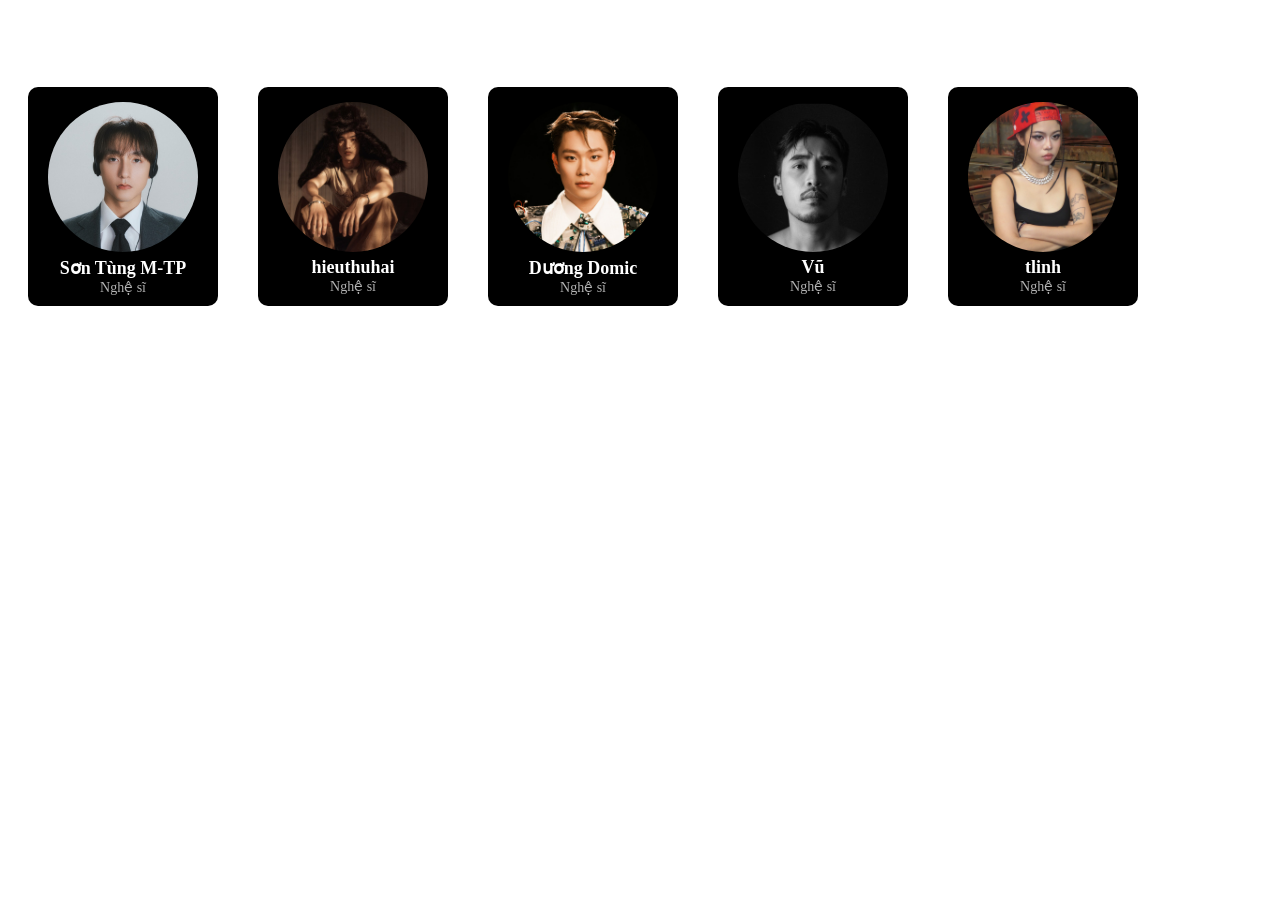
<file: kiemtra/iframe.html>
<!DOCTYPE html>
<html lang="en">
<head>
    <meta charset="UTF-8">
    <meta name="viewport" content="width=device-width, initial-scale=1.0">
    <title>Spotify</title>
    <link rel="stylesheet" href="https://cdnjs.cloudflare.com/ajax/libs/font-awesome/6.7.1/css/all.min.css">
    <link rel="stylesheet" href="iframe.css">
</head>
<body>
        <header>
            <h2>Popular Artists</h2>
        </header>

      <div class="popularArtists">
        <div class="artist-card">
            <div class="artist-image">
              <img src="anh/channels4_profile.jpg" alt="Sơn Tùng M-TP">
            </div>
            <div class="artist-info">
              <div class="artist-name">Sơn Tùng M-TP</div>
              <div class="artist-type">Nghệ sĩ</div>
            </div>
          </div>

          <div class="artist-card">
            <div class="artist-image">
              <img src="anh/hieuthuhai.jpeg" alt="hieuthuhai">
            </div>
            <div class="artist-info">
              <div class="artist-name">hieuthuhai</div>   
              <div class="artist-type">Nghệ sĩ</div>
            </div>
          </div>

          <div class="artist-card">
            <div class="artist-image">
              <img src="anh/đuôngmic.jpeg" alt="Dương Domic">
            </div>
            <div class="artist-info">
              <div class="artist-name">Dương Domic</div>
              <div class="artist-type">Nghệ sĩ</div>
            </div>
          </div>

          <div class="artist-card">
            <div class="artist-image">
              <img src="anh/vũ.jpeg" alt="vũ">
            </div>
            <div class="artist-info">
              <div class="artist-name">Vũ</div>
              <div class="artist-type">Nghệ sĩ</div>
            </div>
          </div>

          <div class="artist-card">
            <div class="artist-image">
              <img src="anh/tlinh.jpeg" alt="tlinh">
            </div>
            <div class="artist-info">
              <div class="artist-name">tlinh</div>
              <div class="artist-type">Nghệ sĩ</div>
            </div>
          </div>
        </div>

</body>
</html>
</file>
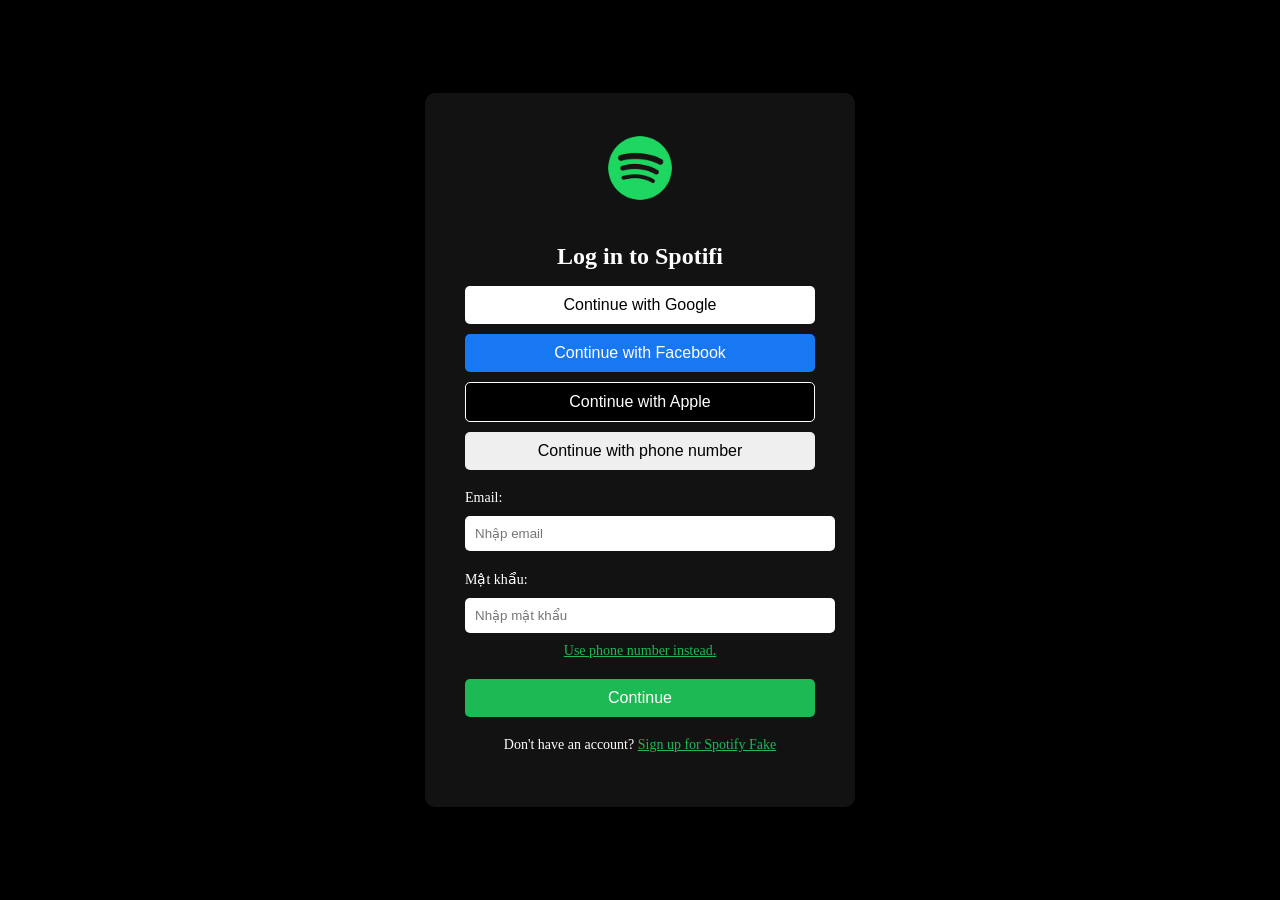
<file: kiemtra/login.html>
<!DOCTYPE html>
<html lang="en">
<head>
    <meta charset="UTF-8">
    <meta name="viewport" content="width=device-width, initial-scale=1.0">
    <title>Spotifi</title>
    <link rel="stylesheet" href="styles.css">
</head>
<body>

<div class="container">
    <div id="register-form" style="display: none;">
        <img src="anh/spotify-ung-dung-nghe-nhac-am-thanh-chat-luong-cao-logo-19-05-2020.png" alt="#">
        <h1>Sign up to start listening</h1>
        <form id="register">
            <label for="register-email">Email:</label>
            <input type="email" id="register-email" placeholder="Nhập email" required><br>
            <label for="register-password">Mật khẩu:</label>
            <input type="password" id="register-password" placeholder="Nhập mật khẩu" required><br>
            <label for="confirm-password">Xác nhận mật khẩu:</label>
            <input type="password" id="confirm-password" placeholder="Nhập lại mật khẩu" required><br>
            <button type="submit" class="next-btn">Next</button>
        </form>

        <a href="#" class="phone-link">Use phone number instead.</a>

        <div class="or">or</div>
        <button class="social-btn google">Sign up with Google</button>
        <button class="social-btn facebook">Sign up with Facebook</button>
        <button class="social-btn apple">Sign up with Apple</button>
        <p class="login">Already have an account? <a href="#" id="show-login">Log in here.</a></p>
    </div>





    <div id="login-form" >
    <form id="login">
      <img src="anh/spotify-ung-dung-nghe-nhac-am-thanh-chat-luong-cao-logo-19-05-2020.png" alt="#" class="logo">
      <h1>Log in to Spotifi</h1>
      <button class="social-btn google">Continue with Google</button>
      <button class="social-btn facebook">Continue with Facebook</button>
      <button class="social-btn apple">Continue with Apple</button>
      <button class="social-btn phoneNumber">Continue with phone number</button>


      <label for="login-email">Email:</label>
      <input type="email" id="login-email" placeholder="Nhập email" required><br>
      <label for="login-password">Mật khẩu:</label>
      <input type="password" id="login-password" placeholder="Nhập mật khẩu" required><br>

      <a href="#" class="phone-link">Use phone number instead.</a>
      <button type="submit"  class="next-btn">Continue</button>
      <p class="login">Don't have an account? <a id="show-register" href="#">Sign up for Spotify Fake</a></p>
      </form>
    </div>
</div>

  <script src="script.js"></script>
</body>
</html>
</file>
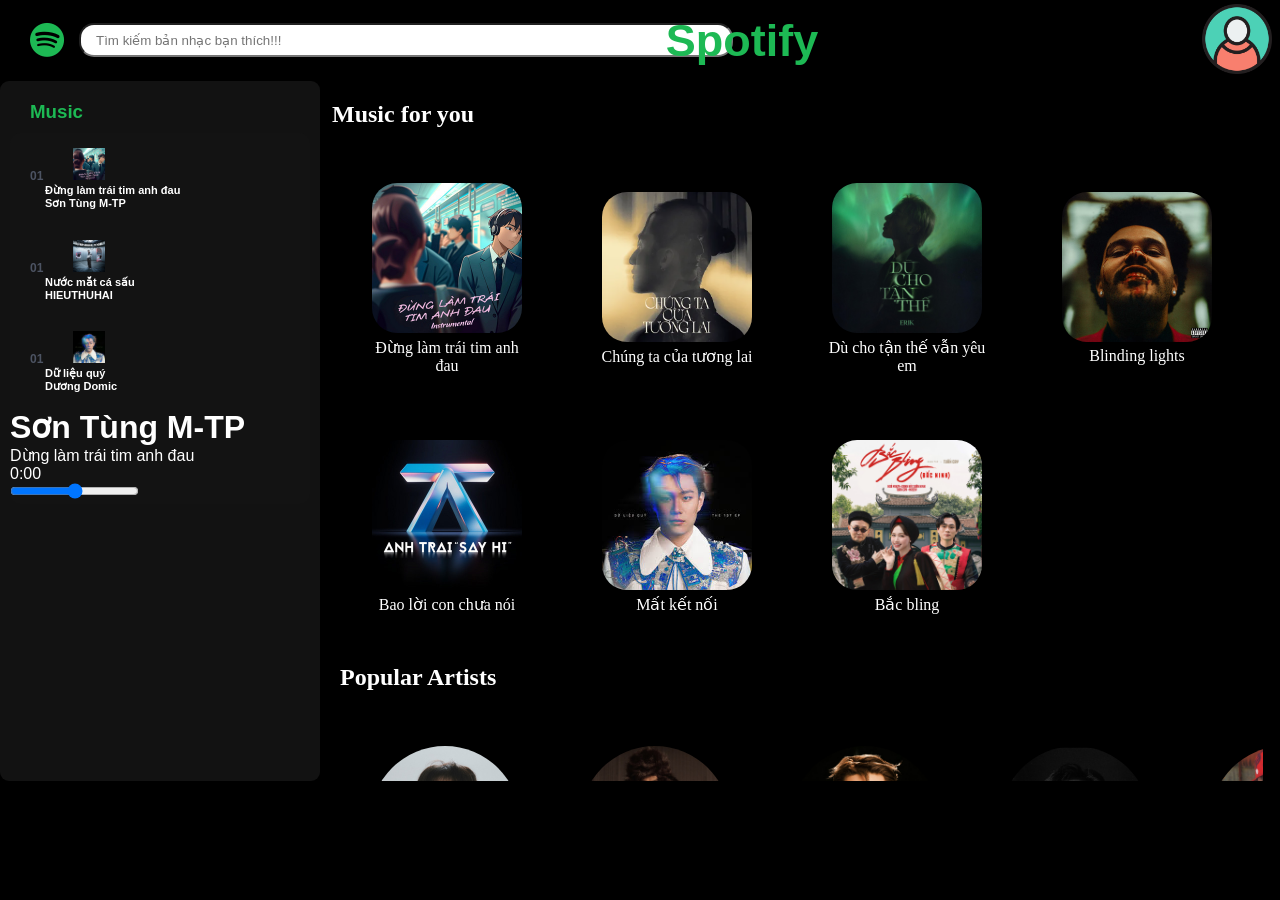
<file: kiemtra/main after login.html>
<!DOCTYPE html>
<html lang="en">
<head>
    <meta charset="UTF-8">
    <meta name="viewport" content="width=device-width, initial-scale=1.0">
    <title>Spotify</title>
    <link rel="stylesheet" href="mainStyle.css">
    <link rel="stylesheet" href="https://cdnjs.cloudflare.com/ajax/libs/font-awesome/6.7.2/css/all.min.css">
</head>
<body>

    <script src="https://cdn.botpress.cloud/webchat/v2.4/inject.js"></script>
<script src="https://files.bpcontent.cloud/2025/04/26/12/20250426123403-7UTRB92O.js"></script>
    
    
    
    <div class="main">
        <header>
            <div class="logo">
                <a href="#"><i class="fa-brands fa-spotify"></i></a>
                <div>
                    <input class="tim-kiem" type="text" id="search" placeholder="Tìm kiếm bản nhạc bạn thích!!!" required>
                </div>
            </div> 
            <div class="search">
                <h1>Spotify</h1>
            </div>
            <div class="log-in--sign-up">
                <img height="70px" width="70px" src="anh/264652.png" alt="#">
            </div>
        </header>
        <iframe src="Music.html" width="25%" height="700"></iframe>
        <iframe id="musicframe" src="someMusic.html" width="74%" height="700"></iframe>
    </div>
    <script src="./script.js"></script>
    <script>
        function search(){
            let tim_kiem =  document.getElementById("search").value.toLowerCase()
            let iframe = document.getElementById('musicframe')
            if (iframe && iframe.contentWindow && iframe.contentWindow.timKiemNhac){
                iframe.contentWindow.timKiemNhac(tim_kiem)

            }
        
        }


        document.getElementById("search").addEventListener("keydown", function(e){
            if(e.key === "Enter"){
                e.preventDefault()
                search()
            }
        })


    </script>
</body>
</html>
</file>
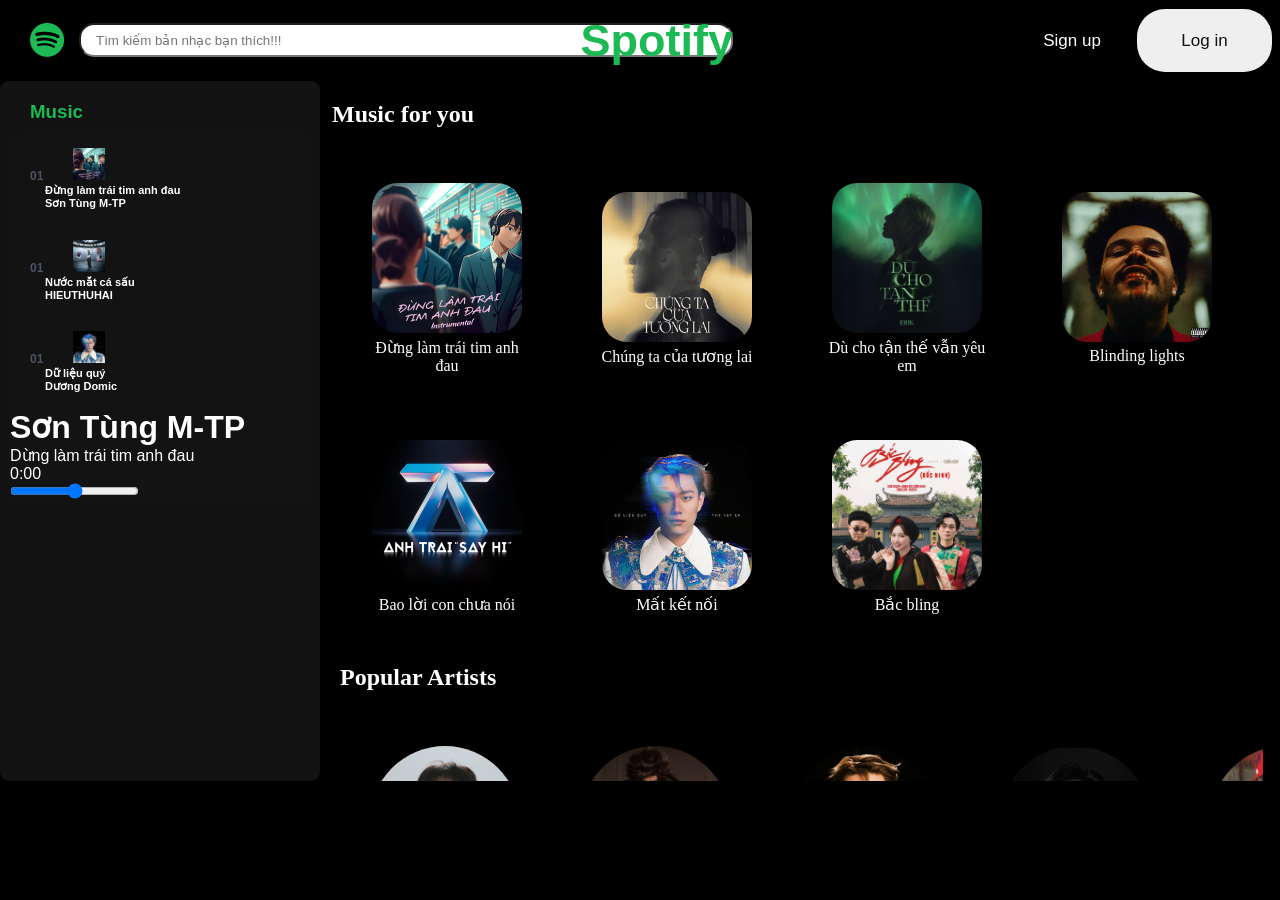
<file: kiemtra/main.html>
<!DOCTYPE html>
<html lang="en">
<head>
    <meta charset="UTF-8">
    <meta name="viewport" content="width=device-width, initial-scale=1.0">
    <title>Spotify</title>
    <link rel="stylesheet" href="mainStyle.css">
    <link rel="stylesheet" href="https://cdnjs.cloudflare.com/ajax/libs/font-awesome/6.7.2/css/all.min.css">
</head>
<body>

    <script src="https://cdn.botpress.cloud/webchat/v2.4/inject.js"></script>
<script src="https://files.bpcontent.cloud/2025/04/26/12/20250426123403-7UTRB92O.js"></script>
    
    
    
    <div class="main">
        <header>
            <div class="logo">
                <a href="#"><i class="fa-brands fa-spotify"></i></a>
                <div>
                    <input class="tim-kiem" type="text" id="search" placeholder="Tìm kiếm bản nhạc bạn thích!!!" required>
                </div>
            </div> 
            <div class="search">
                <h1>Spotify</h1>
            </div>
            <div class="log-in--sign-up">
                <button onclick="signup" class="sign-up"><a href="signup.html">Sign up</a></button>
                <button onclick="login" class="log-in"><a href="login.html">Log in</a></button>
            </div>
        </header>
        <iframe src="Music.html" width="25%" height="700"></iframe>
        <iframe id="musicframe" src="someMusic.html" width="74%" height="700"></iframe>
    </div>
    <script src="./script.js"></script>
    <script>
        function search(){
            let tim_kiem =  document.getElementById("search").value.toLowerCase()
            let iframe = document.getElementById('musicframe')
            if (iframe && iframe.contentWindow && iframe.contentWindow.timKiemNhac){
                iframe.contentWindow.timKiemNhac(tim_kiem)

            }
        
        }


        document.getElementById("search").addEventListener("keydown", function(e){
            if(e.key === "Enter"){
                e.preventDefault()
                search()
            }
        })


    </script>
</body>
</html>
</file>
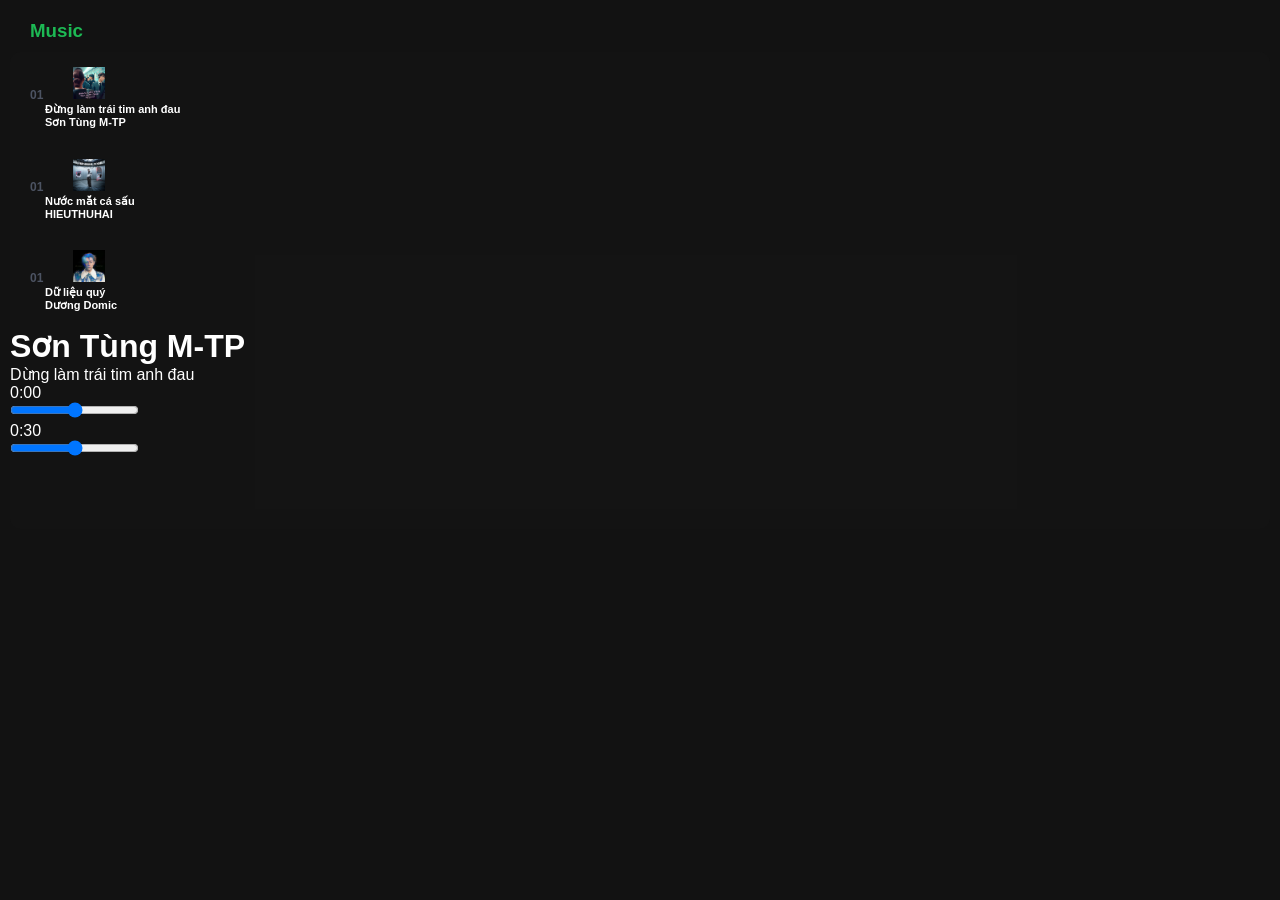
<file: kiemtra/Music.html>
<!DOCTYPE html>
<html lang="en">
<head>
    <meta charset="UTF-8">
    <meta name="viewport" content="width=device-width, initial-scale=1.0">
    <title>Document</title>
    <link rel="stylesheet" href="Music.css">
</head>
<body>
    <header>
        <nav>
            <h3>Music</h3>
        </nav>
    </header>
    
    <div class="play-song">
        <li class="song-item">
            <span>01</span>
            <img src="anh/đừng làm trái tim anh đau.jpeg" alt="">
            <h5>Đừng làm trái tim anh đau
                <div class="subtitle">Sơn Tùng M-TP</div>
            </h5>
            <i class="fa-solid playlistPlay fa-play" id="1"></i>
        </li>
        <li class="song-item">
            <span>01</span>
            <img src="anh/nước mắt cá sấu.jpeg" alt="">
            <h5>
                Nước mắt cá sấu
                <div class="subtitle">HIEUTHUHAI</div>
            </h5>
            <i class="fa-solid playlistPlay fa-play" id="1"></i>
        </li>

        <li class="song-item">
            <span>01</span>
            <img src="anh/dữ liệu quý.jpg" alt="">
            <h5>Dữ liệu quý
                <div class="subtitle">Dương Domic</div>
            </h5>
            <i class="fa-solid playlistPlay fa-play" id="1"></i>
        </li>
        
        <div class="content">
            <h1>Sơn Tùng M-TP</h1>
            <p>Dừng làm trái tim anh đau</p>
          
            <footer>
              <div class="music_bar">
                <span id="current-start">0:00</span>
                <div class="bar">
                  <input type="range" id="seek" min="0" max="100">
                  <div class="bar2" id="bar2"></div>
                  <div class="dot"></div>
                </div>
                <span id="current-end">0:30</span>
              </div>
          
              <div class="icon">
                <i class="fa-solid shuffle fa-music" data-mode="next"></i>
                <i class="fa-solid fa-backward-step" id="back"></i>
                <i class="fa-solid fa-play" id="masterPlay"></i>
                <i class="fa-solid fa-forward-step" id="next"></i>
              </div>

              <div class="vol">
                <i class="fa-solid fa-volume-high" id="vol-icon"></i>
                <input type="range" min="0" max="100" id="vol">
                <div class="dot" id="vol-dot"></div>
                <div class="vol-bar"></div>
              </div>

            </footer>
          </div>
    </div>
</body>
</html>
</file>
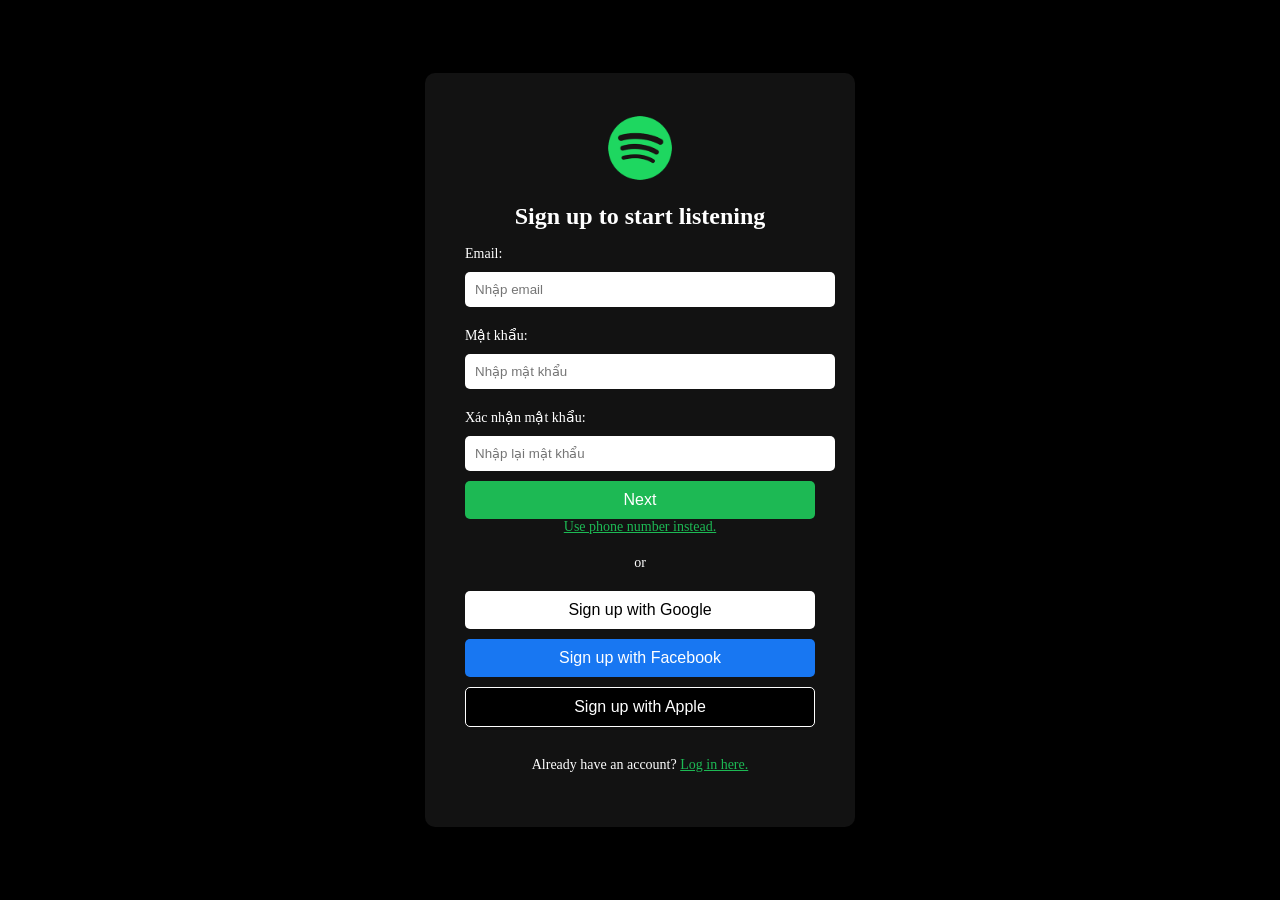
<file: kiemtra/signup.html>
<!DOCTYPE html>
<html lang="en">
<head>
    <meta charset="UTF-8">
    <meta name="viewport" content="width=device-width, initial-scale=1.0">
    <title>Spotifi</title>
    <link rel="stylesheet" href="styles.css">
</head>
<body>

<div class="container">
    <div id="register-form">
        <img src="anh/spotify-ung-dung-nghe-nhac-am-thanh-chat-luong-cao-logo-19-05-2020.png" alt="#">
        <h1>Sign up to start listening</h1>
        <form id="register">
            <label for="register-email">Email:</label>
            <input type="email" id="register-email" placeholder="Nhập email" required><br>
            <label for="register-password">Mật khẩu:</label>
            <input type="password" id="register-password" placeholder="Nhập mật khẩu" required><br>
            <label for="confirm-password">Xác nhận mật khẩu:</label>
            <input type="password" id="confirm-password" placeholder="Nhập lại mật khẩu" required><br>
            <button type="submit" class="next-btn">Next</button>
        </form>

        <a href="#" class="phone-link">Use phone number instead.</a>

        <div class="or">or</div>
        <button class="social-btn google">Sign up with Google</button>
        <button class="social-btn facebook">Sign up with Facebook</button>
        <button class="social-btn apple">Sign up with Apple</button>
        <p class="login">Already have an account? <a href="#" id="show-login">Log in here.</a></p>
    </div>





    <div id="login-form" style="display: none;" >
    <form id="login">
      <img src="anh/spotify-ung-dung-nghe-nhac-am-thanh-chat-luong-cao-logo-19-05-2020.png" alt="#" class="logo">
      <h1>Log in to Spotifi</h1>
      <button class="social-btn google">Continue with Google</button>
      <button class="social-btn facebook">Continue with Facebook</button>
      <button class="social-btn apple">Continue with Apple</button>
      <button class="social-btn phoneNumber">Continue with phone number</button>


      <label for="login-email">Email:</label>
      <input type="email" id="login-email" placeholder="Nhập email" required><br>
      <label for="login-password">Mật khẩu:</label>
      <input type="password" id="login-password" placeholder="Nhập mật khẩu" required><br>

      <a href="#" class="phone-link">Use phone number instead.</a>
      <button type="submit"  class="next-btn">Continue</button>
      <p class="login">Don't have an account? <a id="show-register" href="#">Sign up for Spotify Fake</a></p>
      </form>
    </div>
</div>

  <script src="script.js"></script>
</body>
</html>
</file>
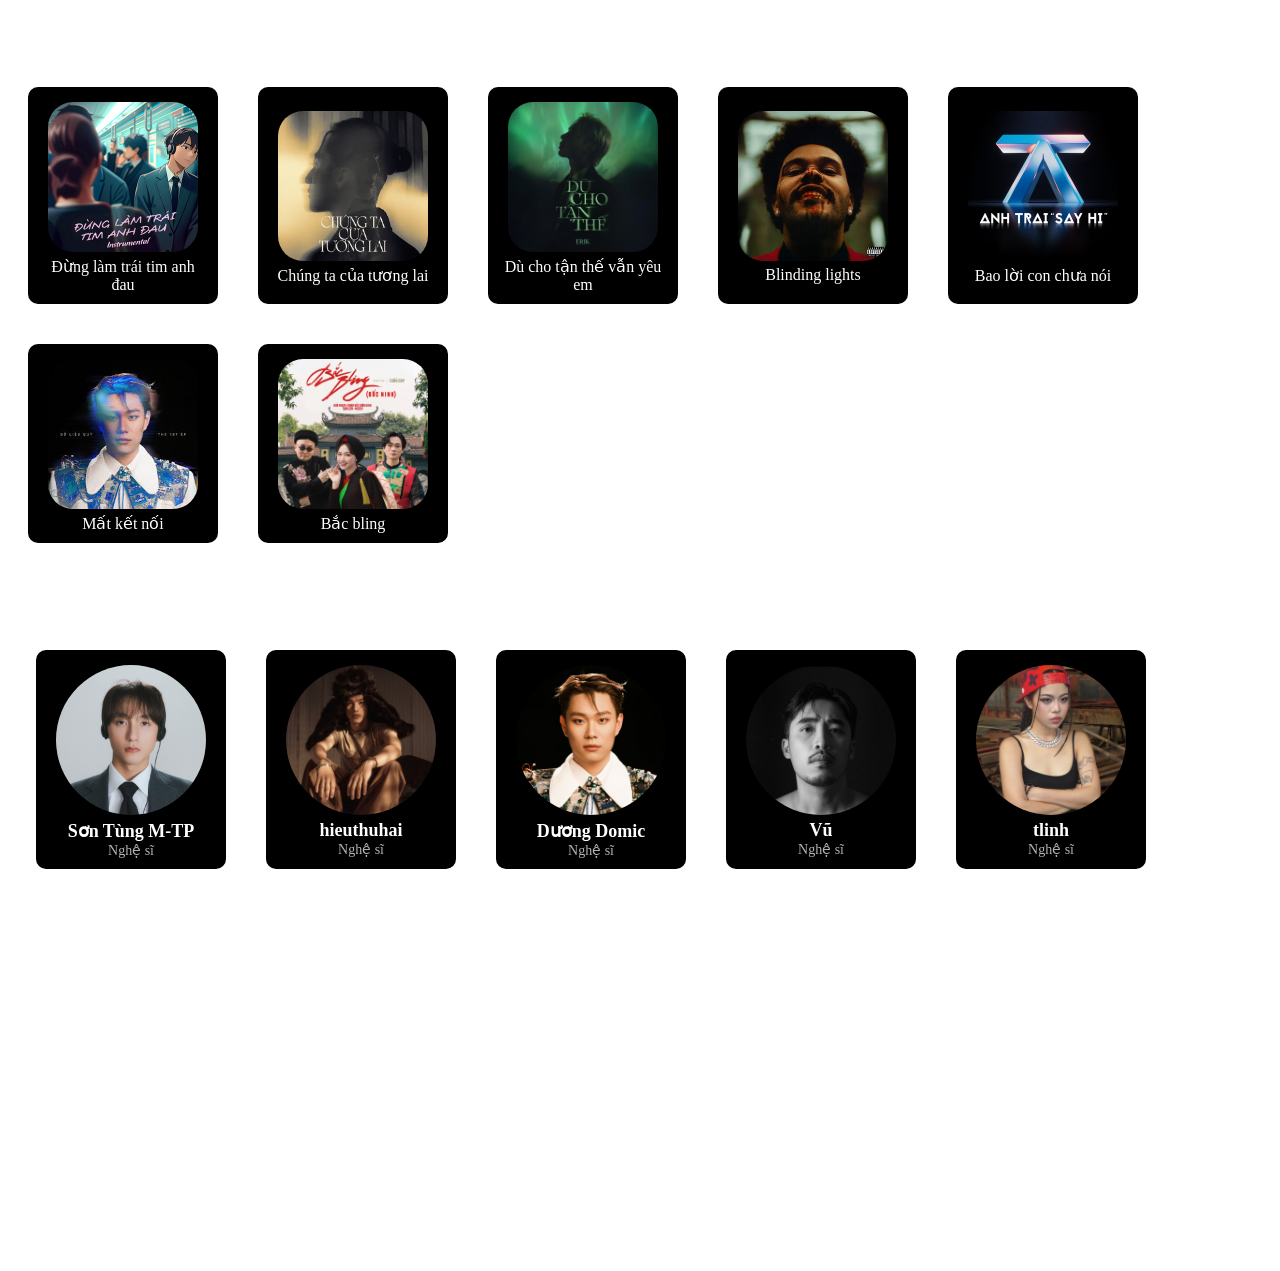
<file: kiemtra/someMusic.html>
<!DOCTYPE html>
<html lang="en">
  <head>
    <meta charset="UTF-8" />
    <meta name="viewport" content="width=device-width, initial-scale=1.0" />
    <link rel="stylesheet" href="someMusic.css" />
    <link
      rel="stylesheet"
      href="https://cdnjs.cloudflare.com/ajax/libs/font-awesome/6.7.2/css/all.min.css"
    />
    <title>Document</title>
  </head>
  <body>
    <header>
      <h2>Music for you</h2>
    </header>
    <div class="popularArtists">
      <div class="artist-card">
        <div class="artist-image">
          <img
            src="anh/đừng làm trái tim anh đau.jpeg"
            alt="Đừng làm trái tim anh đau"
          />
          <button
            style="all: unset"
            onclick="toggleMusic('myAudio1', 'play1', 'pause1')"
          >
            <i id="play1" class="fa-solid fa-circle-play play-icon"></i>
          </button>
          <button
            style="all: unset"
            onclick="toggleMusic('myAudio1', 'play1', 'pause1')"
          >
            <i
              id="pause1"
              class="fa-solid fa-pause pause-icon"
              style="color: #00ff6e"
            ></i>
          </button>
          <audio id="myAudio1">
            <source
              src="anh/y2mate.com - SƠN TÙNG MTP  ĐỪNG LÀM TRÁI TIM ANH ĐAU  OFFICIAL MUSIC VIDEO.mp3"
              type="audio/mpeg"
            />
          </audio>
        </div>
        <div class="artist-info">
          <div class="artist-name">Đừng làm trái tim anh đau</div>
        </div>
      </div>

      <div class="artist-card">
        <div class="artist-image">
          <img
            src="anh/Sơn_Tùng_M-TP_-_Chúng_ta_của_tương_lai.png"
            alt="Chúng ta của tương lai"
          />
          <button
            style="all: unset"
            onclick="toggleMusic('myAudio2', 'play2', 'pause2')"
          >
            <i id="play2" class="fa-solid fa-circle-play play-icon"></i>
          </button>
          <button
            style="all: unset"
            onclick="toggleMusic('myAudio2', 'play2', 'pause2')"
          >
            <i
              id="pause2"
              class="fa-solid fa-pause pause-icon"
              style="color: #00ff6e"
            ></i>
          </button>
          <audio id="myAudio2">
            <source
              src="anh/y2mate.com - youtube video zoEtcR5EW08.mp3"
              type="audio/mpeg"
            />
          </audio>
        </div>
        <div class="artist-info">
          <div class="artist-name">Chúng ta của tương lai</div>
        </div>
      </div>

      <div class="artist-card">
        <div class="artist-image">
          <img
            src="anh/ab67616d0000b273f2247e7271ee0ecd57d96f62.jpeg"
            alt="Dù cho tận thế"
          />
          <button
            style="all: unset"
            onclick="toggleMusic('myAudio3', 'play3', 'pause3')"
          >
            <i id="play3" class="fa-solid fa-circle-play play-icon"></i>
          </button>
          <button
            style="all: unset"
            onclick="toggleMusic('myAudio3', 'play3', 'pause3')"
          >
            <i
              id="pause3"
              class="fa-solid fa-pause pause-icon"
              style="color: #00ff6e"
            ></i>
          </button>
          <audio id="myAudio3">
            <source
              src="anh/y2mate.com - ERIK  Dù cho tận thế vẫn yêu em  Official MV  Valentine 2025.mp3"
              type="audio/mpeg"
            />
          </audio>
        </div>
        <div class="artist-info">
          <div class="artist-name">Dù cho tận thế vẫn yêu em</div>
        </div>
      </div>

      <div class="artist-card">
        <div class="artist-image">
          <img
            src="anh/ab67616d00001e028863bc11d2aa12b54f5aeb36.jpeg"
            alt="blinding lights"
          />
          <button
            style="all: unset"
            onclick="toggleMusic('myAudio4', 'play4', 'pause4')"
          >
            <i id="play4" class="fa-solid fa-circle-play play-icon"></i>
          </button>
          <button
            style="all: unset"
            onclick="toggleMusic('myAudio4', 'play4', 'pause4')"
          >
            <i
              id="pause4"
              class="fa-solid fa-pause pause-icon"
              style="color: #00ff6e"
            ></i>
          </button>
          <audio id="myAudio4">
            <source
              src="anh/y2mate.com - The Weeknd  Blinding Lights Official Audio.mp3"
              type="audio/mpeg"
            />
          </audio>
        </div>
        <div class="artist-info">
          <div class="artist-name">Blinding lights</div>
        </div>
      </div>

      <div class="artist-card">
        <div class="artist-image">
          <img src="anh/Anh trai say hi.jpeg" alt="Bao lời con chưa nói" />
          <button
            style="all: unset"
            onclick="toggleMusic('myAudio5', 'play5', 'pause5')"
          >
            <i id="play5" class="fa-solid fa-circle-play play-icon"></i>
          </button>
          <button
            style="all: unset"
            onclick="toggleMusic('myAudio5', 'play5', 'pause5')"
          >
            <i
              id="pause5"
              class="fa-solid fa-pause pause-icon"
              style="color: #00ff6e"
            ></i>
          </button>
          <audio id="myAudio5">
            <source
              src="anh/y2mate.com - BAO LỜI CON CHƯA NÓI  Anh Tú x Song Luân x Atus x Dương Domic x Quang Trung  ANH TRAI SAY HI 2024.mp3"
              type="audio/mpeg"
            />
          </audio>
        </div>
        <div class="artist-info">
          <div class="artist-name">Bao lời con chưa nói</div>
        </div>
      </div>

      <div class="artist-card">
        <div class="artist-image">
          <img src="anh/mat ket noi.jpeg" alt="Bao lời con chưa nói" />
          <button
            style="all: unset"
            onclick="toggleMusic('myAudio6', 'play6', 'pause6')"
          >
            <i id="play6" class="fa-solid fa-circle-play play-icon"></i>
          </button>
          <button
            style="all: unset"
            onclick="toggleMusic('myAudio6', 'play6', 'pause6')"
          >
            <i
              id="pause6"
              class="fa-solid fa-pause pause-icon"
              style="color: #00ff6e"
            ></i>
          </button>
          <audio id="myAudio6">
            <source
              src="anh/y2mate.com - Dương Domic  Mất Kết Nối  EP Dữ Liệu Quý.mp3"
              type="audio/mpeg"
            />
          </audio>
        </div>
        <div class="artist-info">
          <div class="artist-name">Mất kết nối</div>
        </div>
      </div>

      <div class="artist-card">
        <div class="artist-image">
          <img src="anh/bac bling.jpeg" alt="bac bling" />
          <button
            style="all: unset"
            onclick="toggleMusic('myAudio7', 'play7', 'pause7')"
          >
            <i id="play7" class="fa-solid fa-circle-play play-icon"></i>
          </button>
          <button
            style="all: unset"
            onclick="toggleMusic('myAudio7', 'play7', 'pause7')"
          >
            <i
              id="pause7"
              class="fa-solid fa-pause pause-icon"
              style="color: #00ff6e"
            ></i>
          </button>
          <audio id="myAudio7">
            <source
              src="anh/y2mate.com - BẮC BLING BẮC NINH  OFFICIAL MV  HOÀ MINZY ft NS XUÂN HINH x MASEW x TUẤN CRY.mp3"
              type="audio/mpeg"
            />
          </audio>
        </div>
        <div class="artist-info">
          <div class="artist-name">Bắc bling</div>
        </div>
      </div>
      <iframe
        src="iframe.html"
        width="100%"
        height="700px"
        frameborder="0"
      ></iframe>
    </div>
    <script src="someMusic.js"></script>
  </body>
</html>
</file>
<file: kiemtra/iframe.css>
.artist-card {
    display: flex;
    flex-direction: column; /* Để các thành phần xếp dọc */
    justify-content: center;
    align-items: center;
    text-align: center;
    background-color: #000000;
    border-radius: 10px;
    padding: 10px;
    width: 170px;
    margin: 20px;
}

.artist-image {
    width: 150px;
    height: 150px;
    border-radius: 50%;
    overflow: hidden;
    margin: 5px auto; /* Giúp căn giữa nếu có */
    display: flex;
    justify-content: center;
    align-items: center;
}

.artist-image img {
    width: 100%;
    height: 100%;
    object-fit: cover;
}

  
.artist-image img {
    width: 100%;
    height: 100%;
    object-fit: cover; 
}
  
.artist-info {
    color: white; 
}
  
.artist-name {
    font-size: 18px;
    font-weight: bold;
}
  
  .artist-type {
    font-size: 14px;
    color: #b3b3b3; 
}
.artist-card:hover {
    background-color: #333333; 
    transform: translateY(-5px); 
    transition: all 0.3s ease; 
}
*{
    color: white 
}
.popularArtists{
    display: flex;
}
</file>
<file: kiemtra/styles.css>
body {
  background-color: #000;
  color: #fff;
  display: flex;
  justify-content: center;
  align-items: center;
  height: 100vh;
  margin: 0;
}
.container {
  text-align: center;
  background: #121212;
  padding: 40px;
  border-radius: 10px;
  width: 350px;
}
.logo {
  width: 50px;
  margin-bottom: 20px;
}
h1 {
  font-size: 24px;
}
label {
  display: block;
  margin: 10px 0;
  font-size: 14px;
  text-align: left;
}
input {
  width: 100%;
  padding: 10px;
  margin-bottom: 10px;
  border-radius: 5px;
  border: none;
}
.phone-link {
  color: #1DB954;
  font-size: 14px;
  display: block;
  margin-bottom: 20px;
}
.next-btn {
  width: 100%;
  padding: 10px;
  background-color: #1DB954;
  border: none;
  color: white;
  font-size: 16px;
  border-radius: 5px;
  cursor: pointer;
}
.or {
  margin: 20px 0;
  font-size: 14px;
}
.social-btn {
  width: 100%;
  padding: 10px;
  margin-bottom: 10px;
  border-radius: 5px;
  border: none;
  font-size: 16px;
  cursor: pointer;
}
.google { background-color: #fff; color: #000; }
.facebook { background-color: #1877F2; color: #fff; }
.apple { background-color: #000; color: #fff; border: 1px solid #fff; }
.login {
  margin-top: 20px;
  font-size: 14px;
}
.login a {
  color: #1DB954;
}
.container img{
  height: 70px;
  width: 70px;
 }
</file>
<file: kiemtra/mainStyle.css>
*{
    margin: 0;
    padding: 0;
    box-sizing: border-box;
    font-family: 'Franklin Gothic Medium', 'Arial Narrow', Arial, sans-serif;
}
body{
    background-color: #000;
    color: white;
}
header{
    display: flex;
    justify-content: space-between;
    align-items: center;
    height: 9vh;
}
.logo{
    margin-left: 30px;
    display: flex;
}
.logo i{
    font-size: 35px;
}
.logo a{
    color: #1db954;
}
.search h1{
    color:#1db954 ;
    font-size: 5vh;
}
.log-in--sign-up {
    margin-right: 8px;
}

.log-in--sign-up button.sign-up {
    height: 4vh;
    width: 9vh;
    border: none;
    font-size: 17px;
    margin-right: 20px;
    background-color: #000000;
}

.log-in--sign-up button.sign-up a {
    color: #fff;
    text-decoration: none;
}

.log-in--sign-up button.sign-up:hover, 
.log-in--sign-up button.sign-up a:hover {
    transform: translate(0, -2px);
    color: rgba(255, 255, 255, 0.241);
}

.log-in--sign-up button.log-in {
    height: 7vh;
    width: 15vh;
    border-radius: 28px;
    border: none;
    font-size: 17px;
}
.log-in--sign-up button.log-in a {
    color: rgb(18, 18, 18);
    text-decoration: transparent;
    padding: 14px;
}

.log-in--sign-up button.log-in:hover, 
.log-in--sign-up button.log-in a:hover {
    background-color: rgba(255, 255, 255, 0.822);
    transform: translate(0, -2px);
}

iframe {
    border: none;
    border-radius: 9px;
}
.tim-kiem{
    margin-left: 15px;
    padding: 15px;
    width: 300%;
    height: 30px;
    line-height: 9vh;
    border-radius: 15px;
   }
</file>
<file: kiemtra/Music.css>
* {
    margin: 0;
    padding: 0;
    box-sizing: border-box;
    font-family: Arial, Helvetica, sans-serif;
}
  
body {
    background-color: #121212; 
    color: #fff;
}
  

header {
    margin: 20px 0 10px 30px;
}
  
header nav {
    color: #1db954;
}
  

.play-song {
    background-color: #1f1f1f1f; 
    border-radius: 10px; 
    margin: 5px 10px; 
    height: 53vh; 
    overflow: auto; 
}
  
.play-song li {
    list-style-type: none;
    position: relative; 
    padding: 15px 0 5px 20px; 
    align-items: center; 
    margin-bottom: 10px; 
    cursor: pointer; 
    transition: .3 linear;
}
  
.play-song li:hover {
    background-color: rgb(105, 105, 105, .1);
}
  
.play-song li span {
    font-size: 12px;
    font-weight: 600;
    color: #4c5362; 
}
  
.play-song li img {
    width: 32px;
    height: 32px; 
    margin-left: 25px; 
}

.play-song li h5 {
    font-size: 11px; 
    margin-left: 15px; 
    width: 170px; 
    overflow: hidden; 
    text-overflow: ellipsis; 
    white-space: nowrap; 
}
</file>
<file: kiemtra/someMusic.css>
.artist-card {
    display: flex;
    flex-direction: column; 
    justify-content: center;
    align-items: center;
    text-align: center;
    background-color: #000000;
    border-radius: 10px;
    padding: 10px;
    width: 170px;
    margin: 20px;
}

.artist-image {
    position: relative;
    width: 150px;
    height: 150px;
    border-radius: 25px;
    overflow: hidden;
    margin: 5px auto;
    display: flex;
    justify-content: center;
    align-items: center;
}

.artist-image img {
    z-index: 0;
    width: 100%;
    height: 100%;
    object-fit: cover; 
}

.play-icon {
    display: none;
    position: absolute;
    color: #1db954;
    font-size: 50px;
    display: none;
    transition: transform 0.3s ease;
    z-index: 2;
    right: 10px;
}

.pause-icon{
    position: absolute;
    color: #1db954;
    font-size: 50px;
    display: none;
    transition: transform 0.3s ease;
    z-index: 2;
    right: 10px;
}


.artist-image:hover .play-icon {
    display: block;
    transform: scale(1.1);
    cursor: pointer;
}

.artist-info {
    color: white; 
    text-decoration: none;
    font-size: 10px;
}

.artist-name {
    font-size: 16px;
}

.artist-type {
    font-size: 14px;
    color: #b3b3b3; 
}

.artist-card:hover {
    background-color: #333333; 
    transform: translateY(-5px); 
    transition: all 0.3s ease; 
}

* {
    color: white;
}

.popularArtists {
    display: flex;
    flex-wrap: wrap;
}
.artist-image i{
    display: none;
}
</file>
